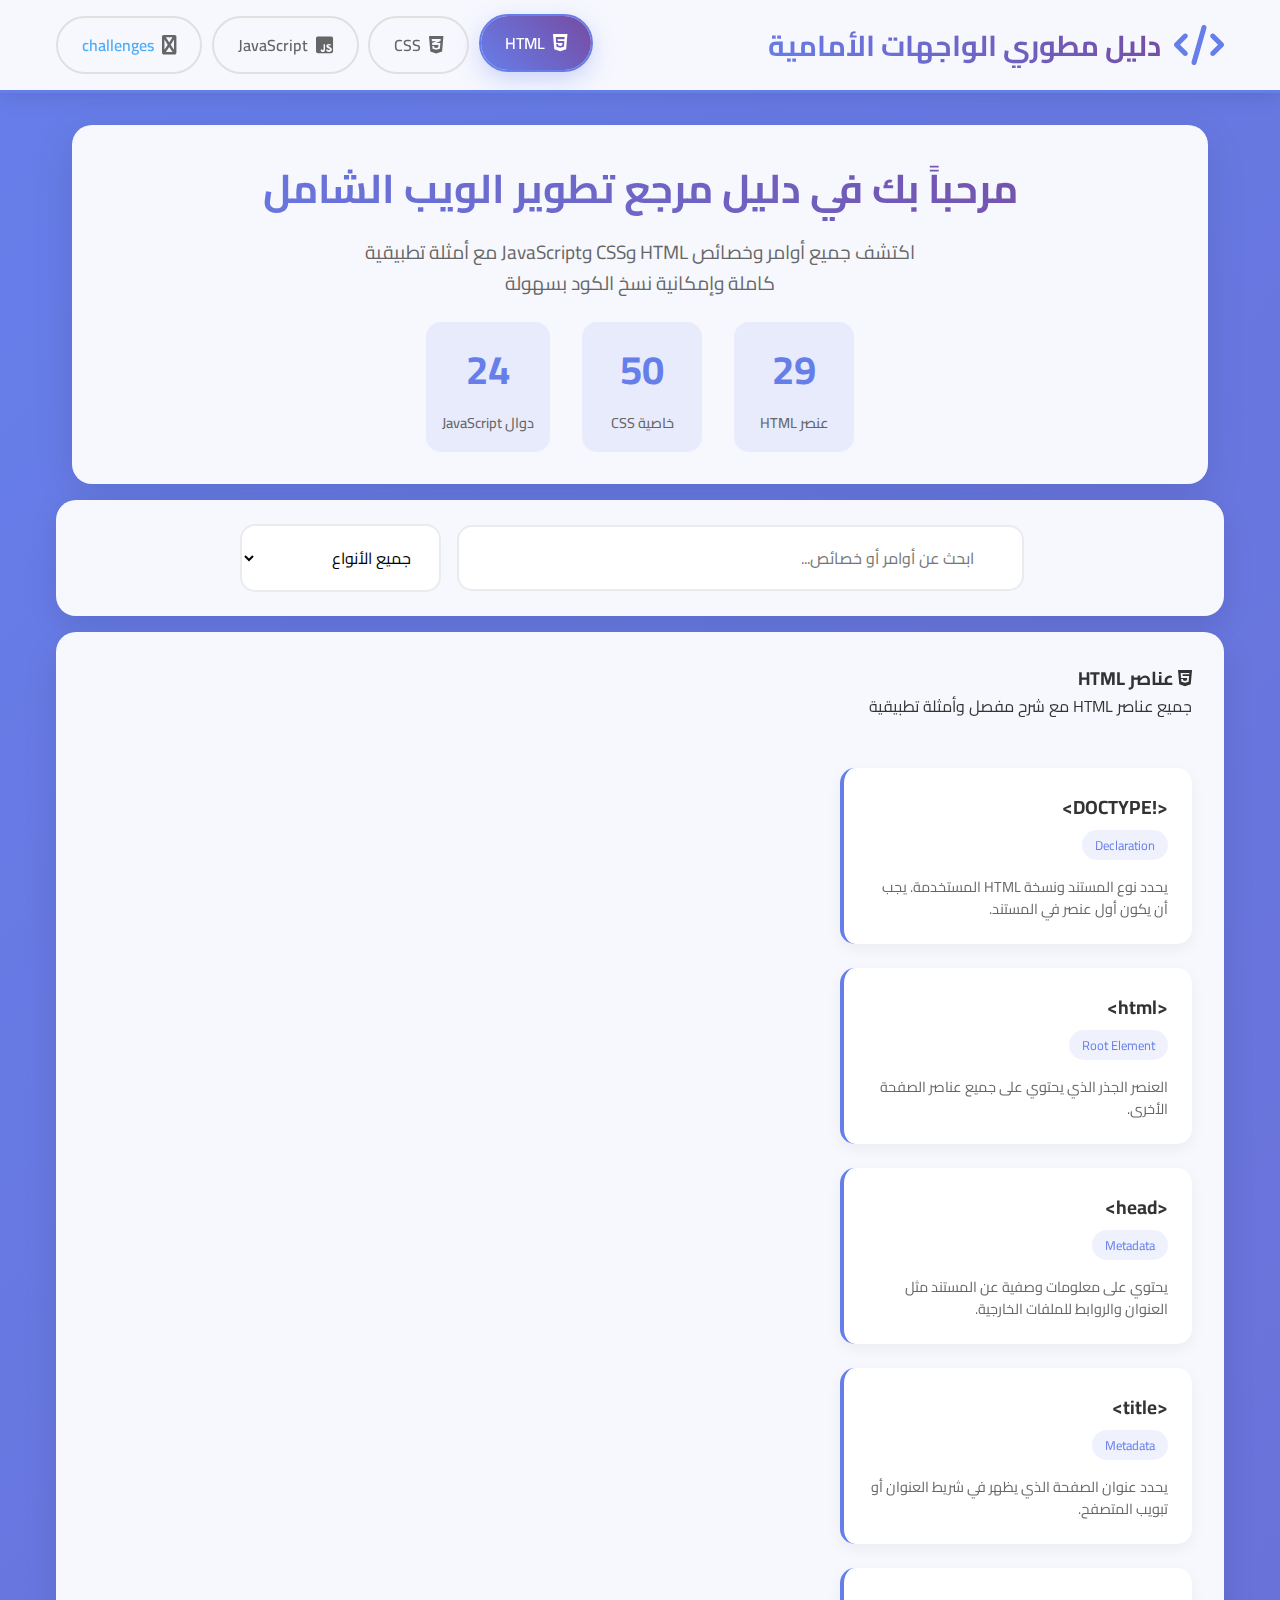
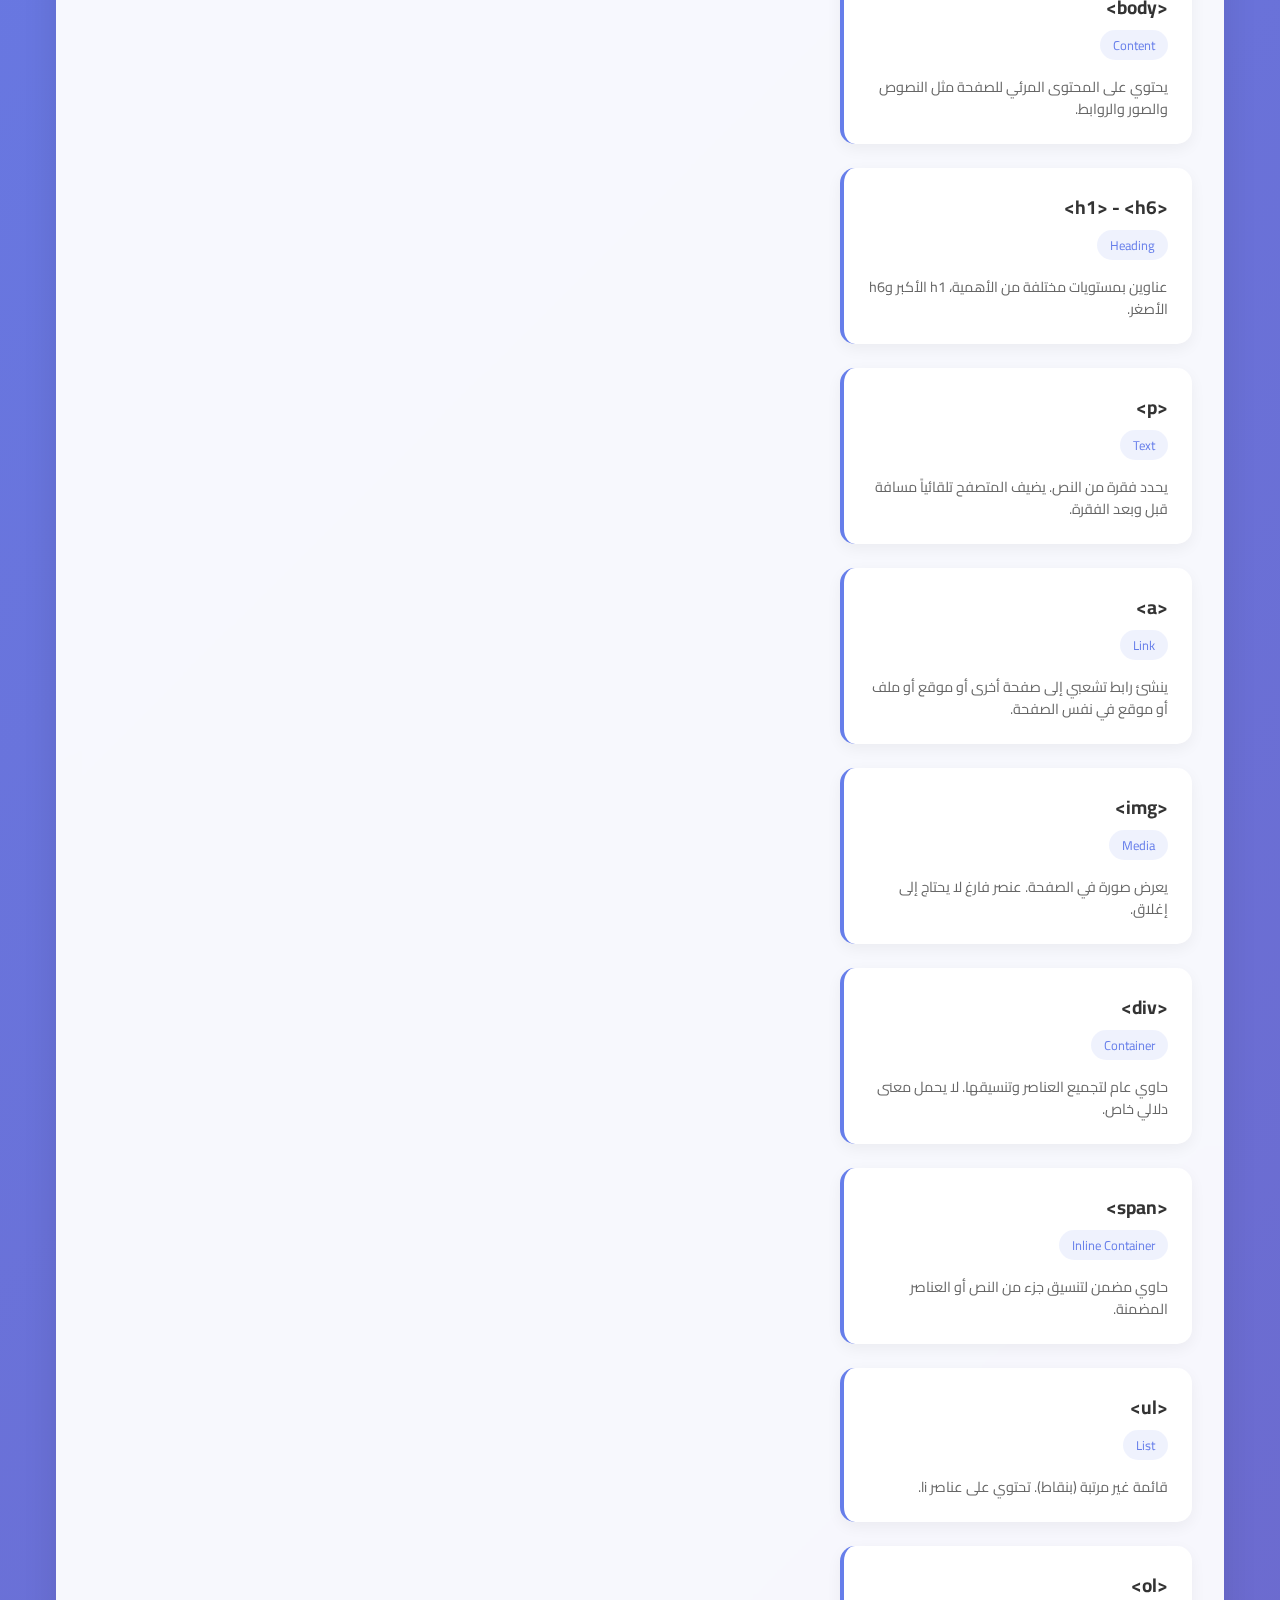
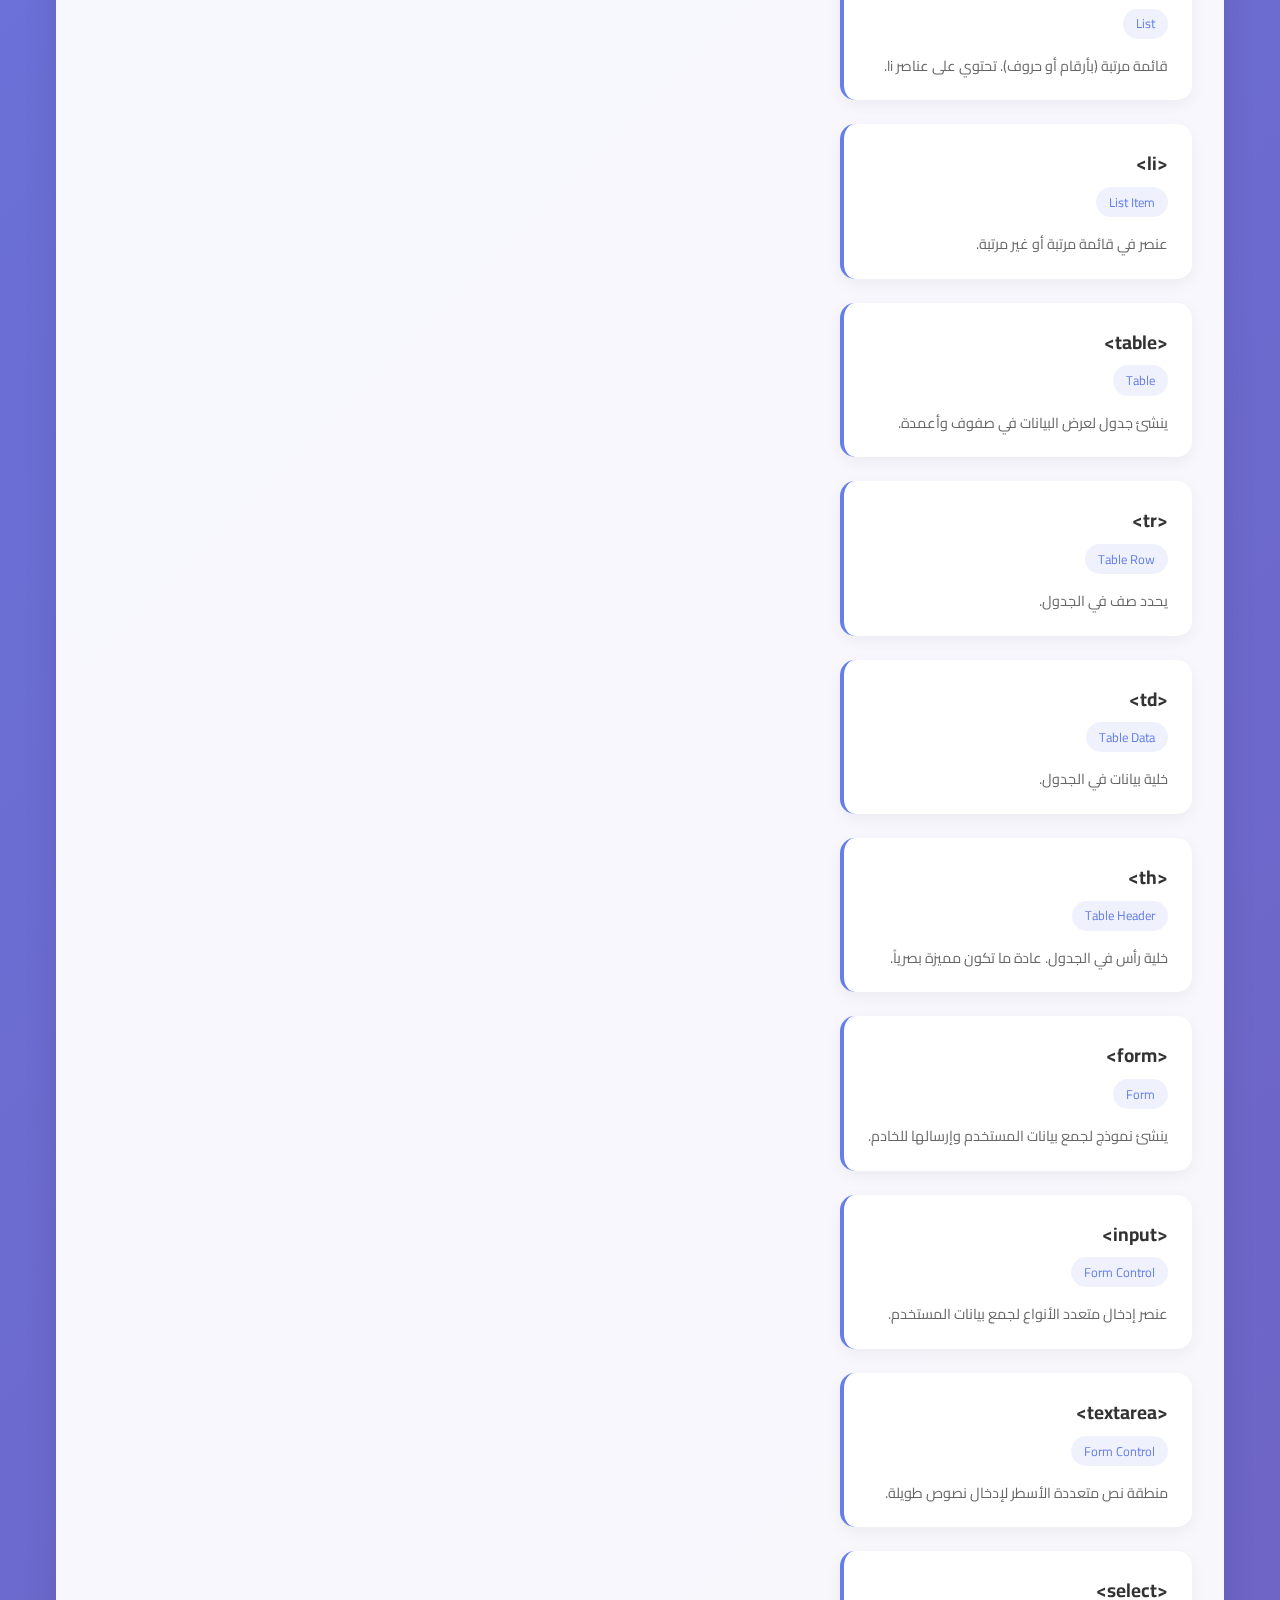
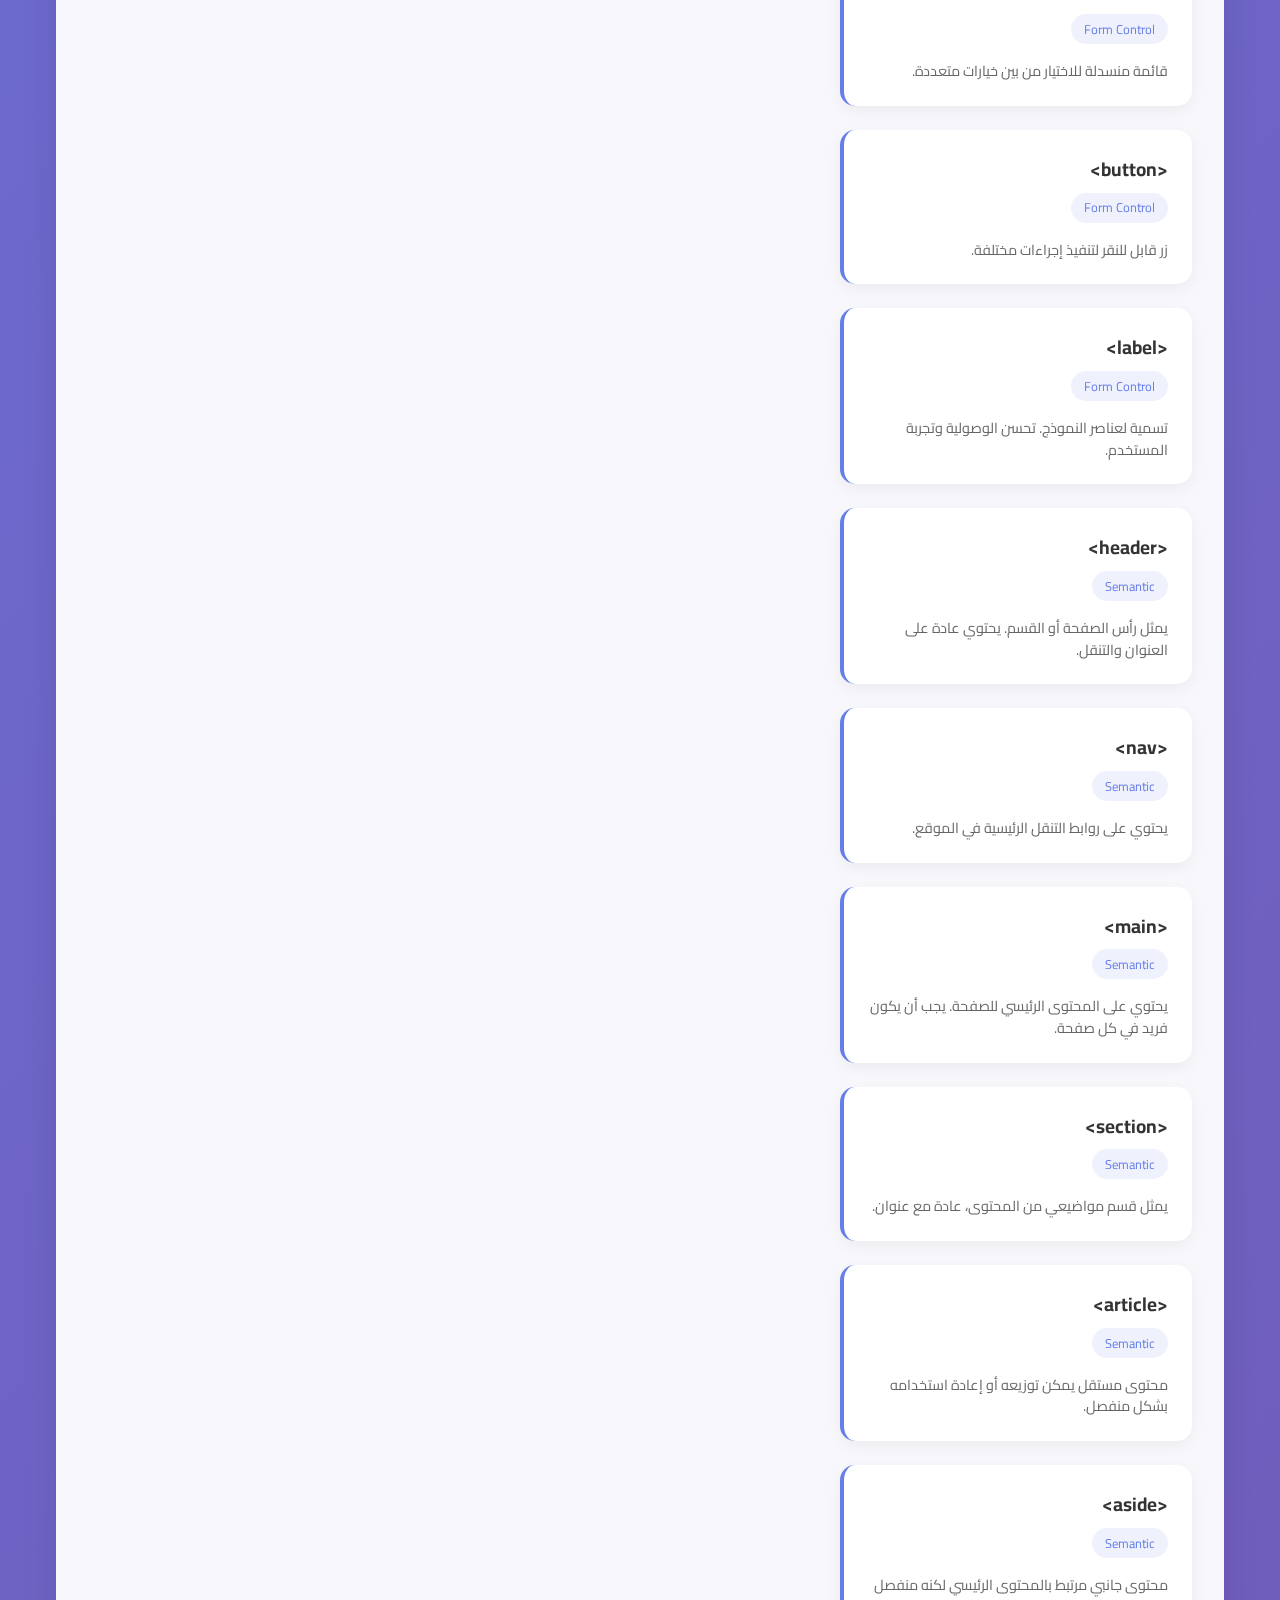
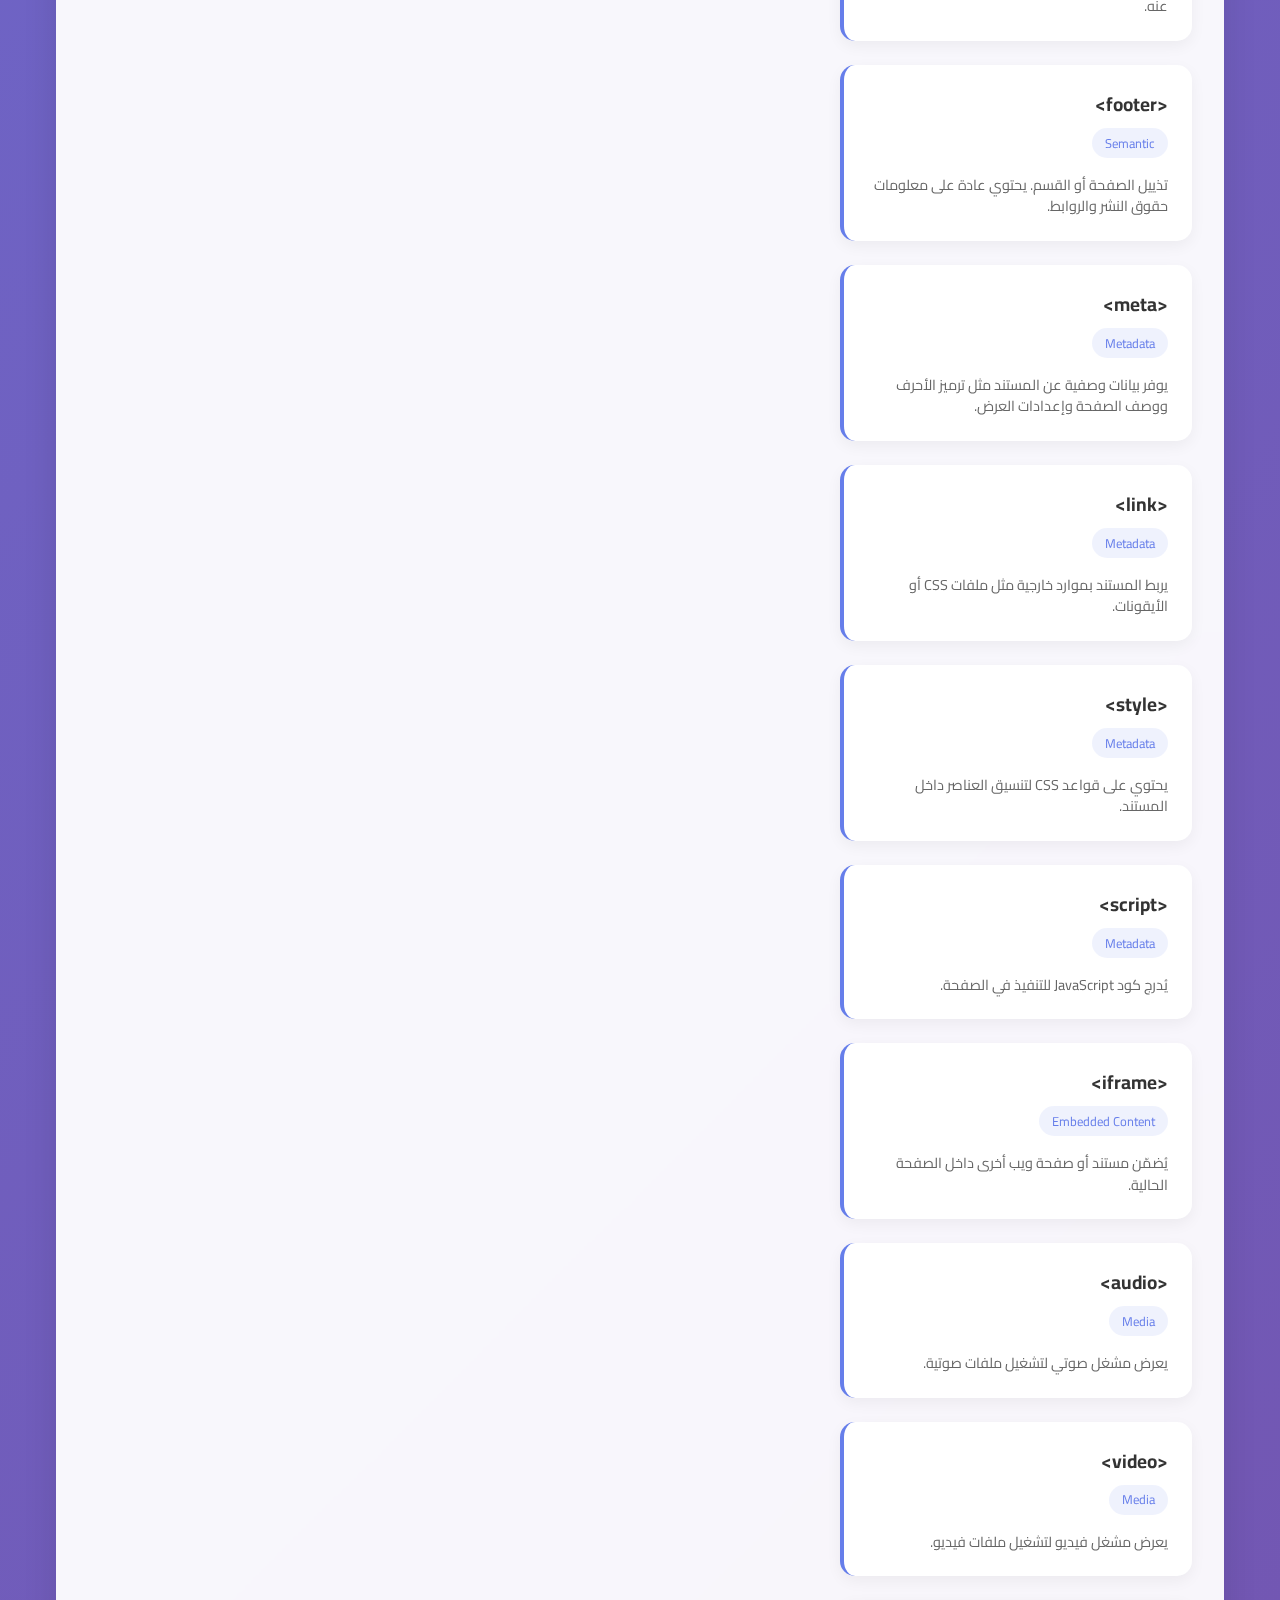
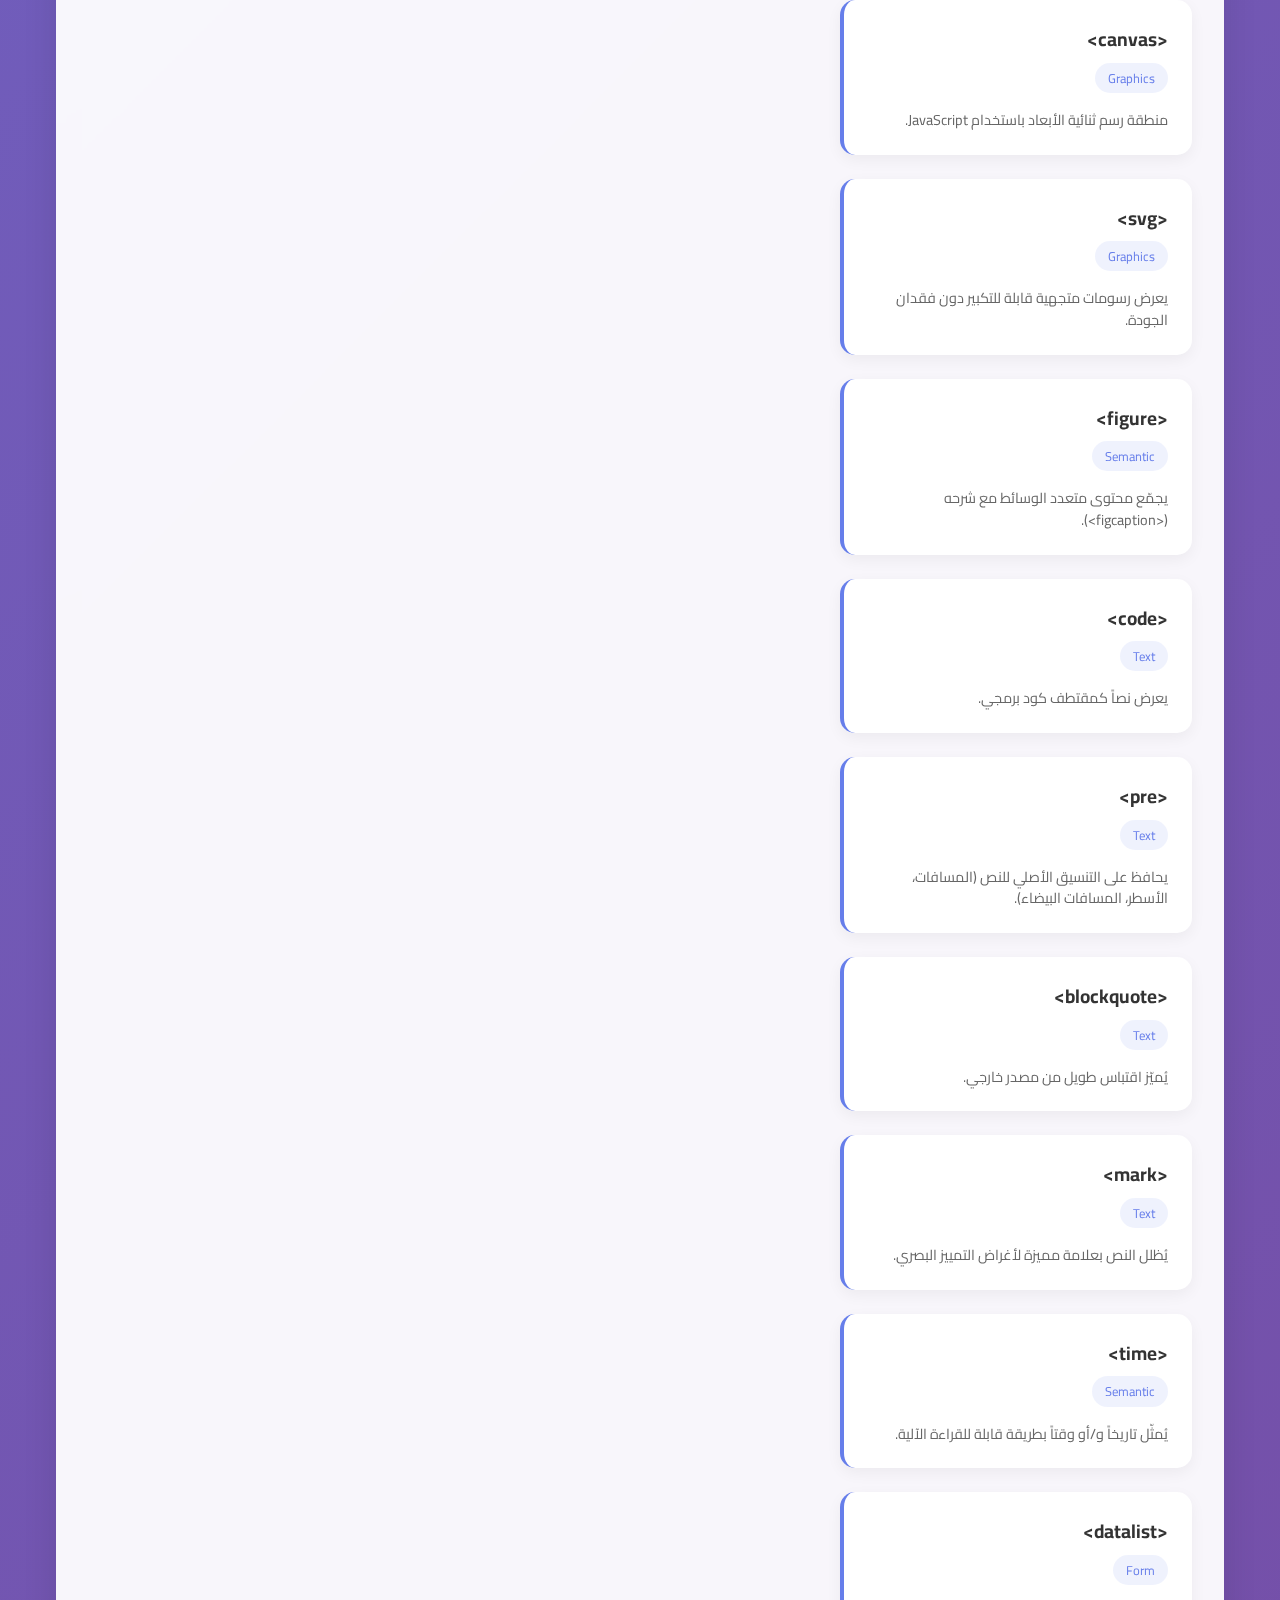
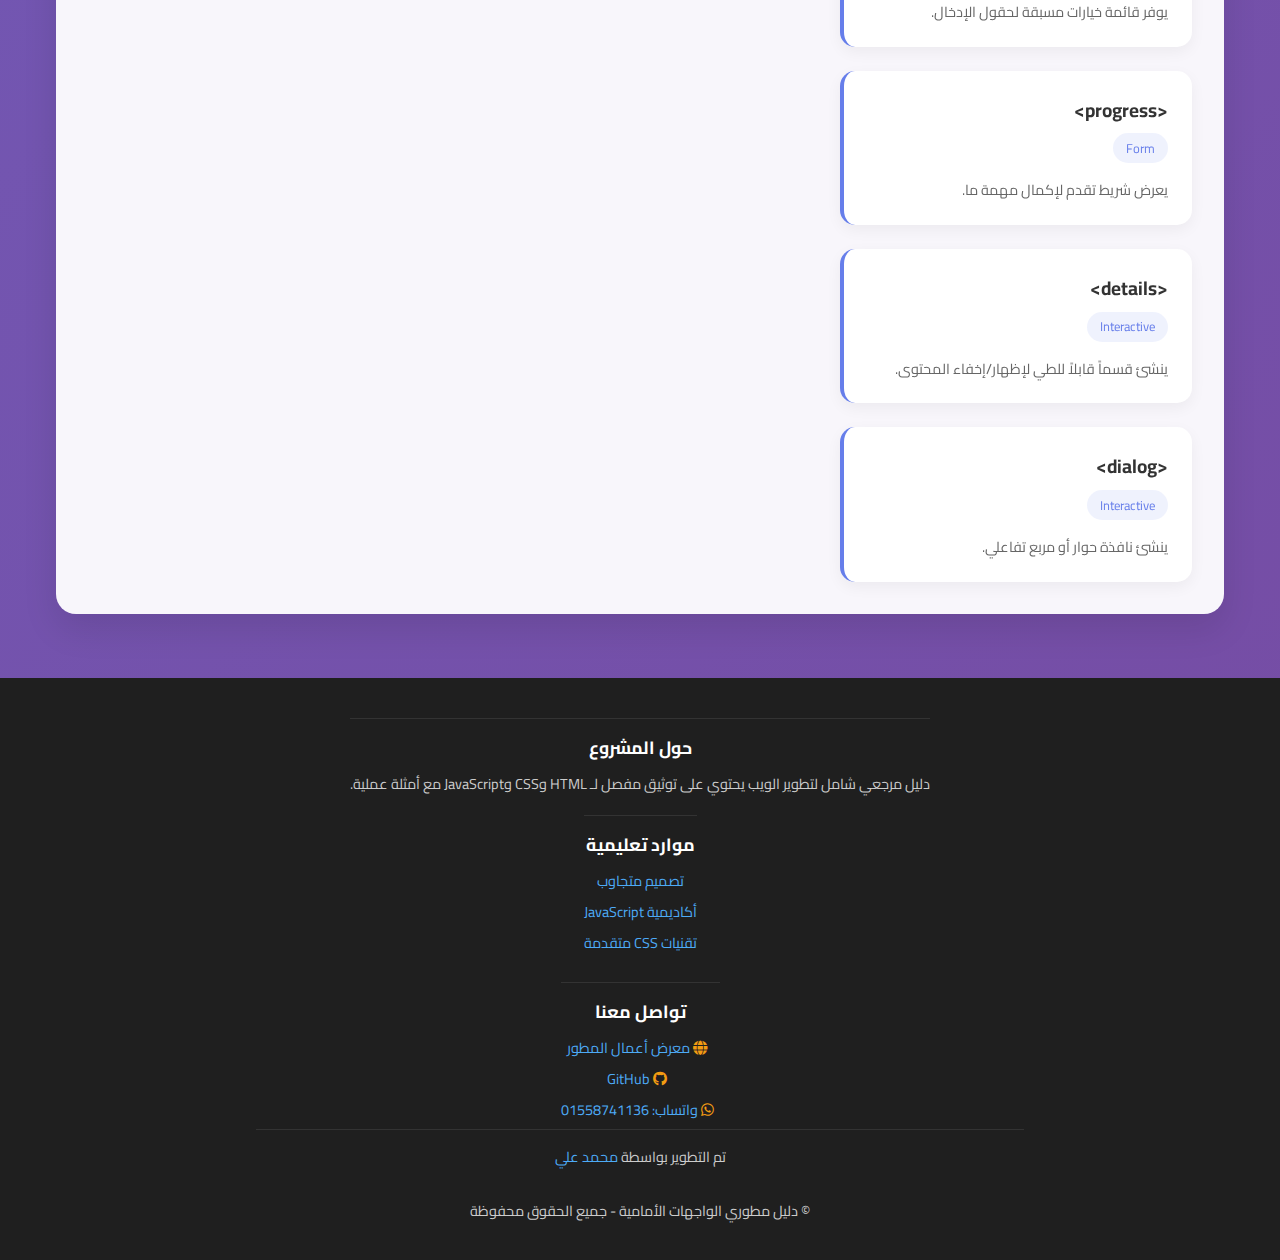
<file: index.html>
<!DOCTYPE html>
<html lang="ar" dir="rtl">
<head>
    <meta charset="UTF-8">
    <meta name="viewport" content="width=device-width, initial-scale=1.0">
<meta name="theme-color" content="#0f0f0f">
    <title>دليل مرجع تطوير الويب - HTML, CSS, JavaScript</title>
    <link href="https://fonts.googleapis.com/css2?family=Cairo:wght@300;400;600;700&display=swap" rel="stylesheet">
    <link rel="stylesheet" href="https://cdnjs.cloudflare.com/ajax/libs/font-awesome/6.0.0/css/all.min.css">
    <style>
        /* Reset and Base Styles */
        * {
            margin: 0;
            padding: 0;
            box-sizing: border-box;
        }

        /* العنصر اللي عليه السكرول */
        ::-webkit-scrollbar {
            width: 10px;
            height: 8px;
        }

        /* الخلفية بتاعة المسار */
        ::-webkit-scrollbar-track {
            background: #a9adb7;
            border-radius: 10px;
        }

        /* الجزء اللي بيتحرك (الإبهام) */
        ::-webkit-scrollbar-thumb {
            background: #0e3279;
            border-radius: 10px;
        }

        .small{
            color: #999;
            margin-top: 3rem;
            position: fixed;
            right: 150px;
            font-size: 11px;
        }
        /* عند الـ hover */
        ::-webkit-scrollbar-thumb:hover {
            background: #060f33;
        }

        body {
            font-family: 'Cairo', sans-serif;
            line-height: 1.6;
            color: #333;
            background: linear-gradient(135deg, #667eea 0%, #764ba2 100%);
            min-height: 100vh;
        }

        .container {
            max-width: 1200px;
            margin: 0 auto;
            padding: 0 1rem;
        }

        /* Header Styles */
        .header {
            background: rgba(255, 255, 255, 0.95);
            backdrop-filter: blur(10px);
            box-shadow: 0 4px 20px rgba(0, 0, 0, 0.1);
            position: sticky;
            top: 0;
            z-index: 1000;
            border-bottom: 3px solid #667eea;
            width: 100%;
        }

        .header .container {
            display: flex;
            justify-content: space-between;
            align-items: center;
            padding: 1rem;
            flex-wrap: wrap;
            gap: 1rem;
        }

        .logo {
            display: flex;
            align-items: center;
            gap: 0.8rem;
        }

        .logo i {
            font-size: clamp(2rem, 4vw, 2.5rem);
            color: #667eea;
            animation: pulse 2s infinite;
        }

        .logo h1 {
            font-size: clamp(1.2rem, 3vw, 1.8rem);
            font-weight: 700;
            color: #333;
            background: linear-gradient(45deg, #667eea, #764ba2);
            -webkit-background-clip: text;
            -webkit-text-fill-color: transparent;
            background-clip: text;
        }

        @keyframes pulse {
            0%, 100% { transform: scale(1); }
            50% { transform: scale(1.1); }
        }

        /* Navigation Styles */
        .main-nav .nav-list {
            display: flex;
            list-style: none;
            gap: 0.6rem;
            flex-wrap: wrap;
            justify-content: center;
            padding: 0;
            margin: 0;
        }

        .nav-btn {
            display: flex;
            align-items: center;
            gap: 0.5rem;
            padding: 0.75rem 1.5rem;
            background: transparent;
            border: 2px solid #e0e0e0;
            border-radius: 50px;
            color: #666;
            font-family: inherit;
            font-size: clamp(0.875rem, 2vw, 1rem);
            font-weight: 600;
            cursor: pointer;
            transition: all 0.3s ease;
            position: relative;
            overflow: hidden;
            width: fit-content;
        }

        .nav-btn::before {
            content: '';
            position: absolute;
            top: 0;
            left: -100%;
            width: 100%;
            height: 100%;
            background: linear-gradient(45deg, #667eea, #764ba2);
            transition: left 0.3s ease;
            z-index: -1;
        }

        .nav-btn:hover::before,
        .nav-btn.active::before {
            left: 0;
        }

        .nav-btn:hover,
        .nav-btn.active {
            color: white;
            border-color: #667eea;
            transform: translateY(-2px);
            box-shadow: 0 8px 25px rgba(102, 126, 234, 0.3);
        }

        .nav-btn i {
            font-size: clamp(1rem, 2.5vw, 1.2rem);
        }

        /* Main Content */
        .main-content {
            padding: 1rem 0;
        }

        /* Welcome Section */
        .welcome-section {
            text-align: center;
            padding: 2rem 1rem;
            background: rgba(255, 255, 255, 0.95);
            border-radius: 20px;
            margin: 1rem;
            box-shadow: 0 10px 40px rgba(0, 0, 0, 0.1);
        }

        .welcome-content h2 {
            font-size: clamp(1.8rem, 5vw, 2.5rem);
            font-weight: 700;
            color: #333;
            margin-bottom: 1rem;
            background: linear-gradient(45deg, #667eea, #764ba2);
            -webkit-background-clip: text;
            -webkit-text-fill-color: transparent;
            background-clip: text;
        }

        .welcome-content p {
            font-size: clamp(1rem, 2.5vw, 1.2rem);
            color: #666;
            margin-bottom: 1.5rem;
            max-width: 600px;
            margin-left: auto;
            margin-right: auto;
            padding: 0 1rem;
        }

        /* Statistics */
        .stats {
            display: flex;
            justify-content: center;
            gap: 2rem;
            flex-wrap: wrap;
        }

        .stat-item {
            text-align: center;
            padding: 1rem;
            border-radius: 15px;
            background: rgba(102, 126, 234, 0.1);
            min-width: 120px;
            transition: transform 0.3s ease;
        }

        .stat-item:hover {
            transform: translateY(-5px);
        }

        .stat-number {
            font-size: 2.5rem;
            font-weight: bold;
            color: #667eea;
            display: block;
            margin-bottom: 0.5rem;
        }

        .stat-label {
            font-size: 0.9rem;
            color: #666;
            font-weight: 500;
        }

        /* Search Section */
        .search-section {
            background: rgba(255, 255, 255, 0.95);
            backdrop-filter: blur(10px);
            margin: 1rem 0;
            padding: 1.5rem;
            border-radius: 20px;
            box-shadow: 0 10px 30px rgba(0, 0, 0, 0.1);
        }

        .search-container {
            max-width: 800px;
            margin: 0 auto;
            display: flex;
            gap: 1rem;
            flex-wrap: wrap;
            align-items: center;
        }

        .search-box {
            flex: 1;
            position: relative;
            margin-right: 1rem;
            display: flex;
            align-items: center;
            justify-content: center;

            min-width: 250px;

        }

        .search-box input {
            width: 100%;
            padding: 1rem 1.5rem;
            border: 2px solid #e9ecef;
            border-radius: 15px;
            font-size: 1rem;
            padding-right: 3rem;
            font-family: inherit;
            background: white;
            transition: all 0.3s ease;
        }

        .search-box input:focus {
            outline: none;
            box-shadow: 0 0 0 3px rgba(102, 126, 234, 0.1);
        }

        .clear-btn {
            position: absolute;
            left: 15px;
            top: 50%;
            transform: translateY(-50%);
            background: none;
            border: none;
            color: #999;
            cursor: pointer;
            font-size: 1.2rem;
            opacity: 0;
            visibility: hidden;
            transition: all 0.3s ease;
        }

        .clear-btn.show {
            opacity: 1;
            visibility: visible;
        }

        .clear-btn:hover {
            color: #667eea;
        }

        .filter-options select {
            padding: 1rem 1.5rem;
            border: 2px solid #e9ecef;
            border-radius: 15px;
            font-size: 1rem;
            font-family: inherit;
            background: white;
            cursor: pointer;
            transition: all 0.3s ease;
            min-width: 150px;
        }

        .filter-options select:focus {
            outline: none;
            box-shadow: 0 0 0 3px rgba(102, 126, 234, 0.1);
        }

        /* Content Section */
        .content-section {
            background: rgba(255, 255, 255, 0.95);
            backdrop-filter: blur(10px);
            margin: 1rem 0;
            padding: 2rem;
            border-radius: 20px;
            box-shadow: 0 15px 35px rgba(0, 0, 0, 0.1);
            min-height: 400px;
        }

        .section-title {
            display: flex;
            align-items: center;
            gap: 1rem;
            margin-bottom: 2rem;
            font-size: 1.8rem;
            color: #333;
        }

        .section-title i {
            font-size: 2rem;
            background: linear-gradient(135deg, #667eea, #764ba2);
            -webkit-background-clip: text;
            -webkit-text-fill-color: transparent;
            background-clip: text;
        }

        .section-description {
            color: #666;
            margin-bottom: 2rem;
            font-size: 1.1rem;
            line-height: 1.6;
        }

        /* Tab Content */
        .tab-content {
            display: none;
            animation: fadeIn 0.5s ease;
        }

        .tab-content.active {
            display: block;
        }

        @keyframes fadeIn {
            from { opacity: 0; transform: translateY(20px); }
            to { opacity: 1; transform: translateY(0); }
        }

        /* Commands Grid */
        .commands-grid {
            display: grid;
            grid-template-columns: repeat(auto-fill, minmax(280px, 1fr));
            gap: 1.5rem;
            margin-top: 1.5rem;
        }

        .command-card {
            background: white;
            border-radius: 15px;
            padding: 1.5rem;
            box-shadow: 0 5px 15px rgba(0, 0, 0, 0.05);
            transition: all 0.3s ease;
            border-left: 4px solid #667eea;
            cursor: pointer;
        }

        .command-card:hover {
            transform: translateY(-5px);
            box-shadow: 0 10px 25px rgba(102, 126, 234, 0.2);
        }

        .command-name {
            font-weight: 700;
            color: #333;
            font-size: 1.2rem;
            margin-bottom: 0.5rem;
        }

        .command-type {
            display: inline-block;
            padding: 0.3rem 0.8rem;
            background: rgba(102, 126, 234, 0.1);
            color: #667eea;
            border-radius: 20px;
            font-size: 0.8rem;
            margin-bottom: 1rem;
        }

        .command-description {
            color: #666;
            font-size: 0.9rem;
            line-height: 1.5;
        }

        /* Loading Spinner */
        .loading-spinner {
            position: fixed;
            top: 0;
            left: 0;
            width: 100%;
            height: 100%;
            background: rgba(0, 0, 0, 0.5);
            display: flex;
            justify-content: center;
            align-items: center;
            z-index: 3000;
            opacity: 0;
            visibility: hidden;
            transition: all 0.3s ease;
        }

        .loading-spinner.show {
            opacity: 1;
            visibility: visible;
        }

        .spinner {
            width: 50px;
            height: 50px;
            border: 5px solid rgba(255, 255, 255, 0.3);
            border-top: 5px solid white;
            border-radius: 50%;
            animation: spin 1s linear infinite;
        }

        @keyframes spin {
            0% { transform: rotate(0deg); }
            100% { transform: rotate(360deg); }
        }

        /* Modal for Code Examples */
        .modal-overlay {
            position: fixed;
            top: 0;
            left: 0;
            width: 100%;
            height: 100%;
            background: rgba(0, 0, 0, 0.8);
            display: flex;
            justify-content: center;
            align-items: center;
            z-index: 2000;
            opacity: 0;
            visibility: hidden;
            transition: all 0.3s ease;
            padding: 1rem;
        }

        .modal-overlay.show {
            opacity: 1;
            visibility: visible;
        }

        .modal {
            background: white;
            border-radius: 20px;
            max-width: 600px;
            width: 100%;
            max-height: 90vh;
            overflow-y: auto;
            box-shadow: 0 25px 50px rgba(0, 0, 0, 0.3);
            transform: scale(0.7);
            transition: transform 0.3s ease;
        }

        .modal-overlay.show .modal {
            transform: scale(1);
        }

        .modal-header {
            background: linear-gradient(135deg, #667eea, #764ba2);
            color: white;
            padding: 1.5rem 2rem;
            border-radius: 20px 20px 0 0;
            display: flex;
            justify-content: space-between;
            align-items: center;
        }

        .modal-title {
            font-size: 1.5rem;
            font-weight: bold;
            margin: 0;
        }

        .modal-type {
            background: rgba(255, 255, 255, 0.2);
            padding: 0.3rem 0.8rem;
            border-radius: 15px;
            font-size: 0.9rem;
        }

        .modal-close {
            background: none;
            border: none;
            color: white;
            font-size: 1.5rem;
            cursor: pointer;
            padding: 0.5rem;
            border-radius: 50%;
            transition: all 0.3s ease;
        }

        .modal-close:hover {
            background: rgba(255, 255, 255, 0.2);
            transform: rotate(90deg);
        }

        .modal-body {
            padding: 2rem;
        }

        .modal-section {
            margin-bottom: 2rem;
        }

        .modal-section h4 {
            color: #333;
            margin-bottom: 1rem;
            font-size: 1.2rem;
            display: flex;
            align-items: center;
            gap: 0.5rem;
        }

        .modal-section h4 i {
            color: #667eea;
        }

        .modal-section p {
            color: #666;
            line-height: 1.6;
            margin-bottom: 1rem;
        }

        .code-container {
            background: #2d3748;
            border-radius: 12px;
            padding: 1.5rem;
            margin: 1rem 0;
            position: relative;
            overflow-x: auto;
        }

        .code-container pre {
            color: #e2e8f0;
            font-family: 'Courier New', monospace;
            font-size: 0.9rem;
            line-height: 1.5;
            margin: 0;
            white-space: pre-wrap;
            word-wrap: break-word;
        }

        .copy-btn {
            background: linear-gradient(135deg, #667eea, #764ba2);
            color: white;
            border: none;
            padding: 0.8rem 1.5rem;
            border-radius: 10px;
            cursor: pointer;
            font-family: inherit;
            font-size: 1rem;
            font-weight: 600;
            transition: all 0.3s ease;
            display: flex;
            align-items: center;
            gap: 0.5rem;
            margin: 1rem auto 0;
        }

        .copy-btn:hover {
            transform: translateY(-2px);
            box-shadow: 0 8px 25px rgba(102, 126, 234, 0.4);
        }

        .copy-btn.copied {
            background: linear-gradient(135deg, #48bb78, #38a169);
        }

        /* No Results */
        .no-results {
            text-align: center;
            padding: 3rem 2rem;
            color: #666;
        }

        .no-results i {
            font-size: 4rem;
            color: #ccc;
            margin-bottom: 1rem;
        }

        .no-results h3 {
            font-size: 1.5rem;
            margin-bottom: 0.5rem;
            color: #333;
        }

        .no-results p {
            font-size: 1rem;
            color: #666;
        }

        /* Footer */
        .footer {
            background: rgba(255, 255, 255, 0.1);
            backdrop-filter: blur(10px);
            padding: 2rem 1rem;
            margin-top: 2rem;
            text-align: center;
            color: white;
        }

        .footer-content {
            max-width: 1200px;
            margin: 0 auto;
            display: flex;
            justify-content: space-between;
            align-items: center;
            flex-wrap: wrap;
            gap: 1rem;
        }

        .footer-links {
            display: flex;
            gap: 1rem;
            list-style: none;
        }

        .footer-links a {
            color: white;
            text-decoration: none;
            padding: 0.5rem;
            border-radius: 8px;
            transition: all 0.3s ease;
        }

        .footer-links a:hover {
            background: rgba(255, 255, 255, 0.2);
        }

        /* Responsive Design */
        @media (max-width: 768px) {
            .header .container {
                flex-direction: column;
                text-align: center;
                gap: 1rem;
            }
            
            .logo {
                justify-content: center;
            }
            
            /* التعديل الأساسي: جعل الأزرار في صف واحد */
            .main-nav .nav-list {
                display: flex;
                flex-wrap: nowrap;
                overflow-x: auto;
                justify-content: flex-start;
                width: 100%;
                padding-bottom: 5px;
                -webkit-overflow-scrolling: touch;
                gap: 0.5rem;
            }
            
            .nav-btn {
                padding: 0.6rem 1rem;
                font-size: 0.85rem;
                min-width: 90px;
                white-space: nowrap;
                flex-shrink: 0;
            }
            
            .nav-btn i {
                font-size: 1rem;
            }
            
            .welcome-content h2 {
                font-size: 1.5rem;
            }
            
            .stats {
                flex-direction: column;
                gap: 1rem;
            }
            
            .stat-item {
                width: 100%;
            }
            
            .search-container {
                flex-direction: column;
            }
            
            .search-box {
                min-width: 100%;
            }
            
            .filter-options select {
                width: 100%;
            }
            
            .content-section {
                padding: 1rem;
            }
            
            .section-title {
                font-size: 1.5rem;
                flex-direction: column;
                text-align: center;
            }
            
            .commands-grid {
                grid-template-columns: 1fr;
            }
            
            .modal {
                margin: 1rem;
                max-height: calc(100vh - 2rem);
            }
            
            .modal-header {
                padding: 1rem 1.5rem;
                flex-direction: column;
                gap: 0.5rem;
                text-align: center;
            }
            
            .modal-body {
                padding: 1.5rem;
            }
            
            .code-container {
                padding: 1rem;
            }
            
            .code-container pre {
                font-size: 0.8rem;
            }
            
            .footer-content {
                flex-direction: column;
                text-align: center;
            }
        }

        @media (max-width: 480px) {
            .main-content {
                padding: 0.5rem;
            }
            
            .welcome-section,  
            .search-section,  
            .content-section {  
                margin: 0.5rem 0;  
                padding: 1rem;  
                border-radius: 15px;  
            }  
            
            .welcome-content h2 {  
                font-size: 1.3rem;  
            }  
            
            .welcome-content p {  
                font-size: 1rem;  
            }  
            
            .stat-number {  
                font-size: 2rem;  
            }  
            
            .nav-btn {
                padding: 0.5rem 0.8rem;
                font-size: 0.75rem;
                min-width: 80px;
            }
            
            .nav-btn i {
                font-size: 0.9rem;
            }
            
            .modal-header {  
                padding: 1rem;  
            }  
            
            .modal-title {  
                font-size: 1.2rem;  
            }  
            
            .modal-body {  
                padding: 1rem;  
            }
        }

        /* Print Styles */
        @media print {
            .header,
            .navigation,
            .search-section,
            .modal-overlay,
            .loading-spinner,
            .footer {
                display: none !important;
            }

            .main-content {  
                padding: 0;  
            }  
            
            .welcome-section,  
            .content-section {  
                background: white !important;  
                box-shadow: none !important;  
                border: 1px solid #ccc;  
            }  
            
            .commands-grid {  
                break-inside: avoid;  
            }
        }

        /* High Contrast Mode */
        @media (prefers-contrast: high) {
            .nav-btn,
            .command-card {
                border-width: 3px;
            }

            .modal {  
                border: 3px solid #000;  
            }
        }

        /* Reduced Motion */
        @media (prefers-reduced-motion: reduce) {
            *,
            *::before,
            *::after {
                animation-duration: 0.01ms !important;
                animation-iteration-count: 1 !important;
                transition-duration: 0.01ms !important;
            }
        }

        /* Focus Styles */
        .nav-btn:focus-visible,
        .search-box input:focus-visible,
        .filter-options select:focus-visible,
        .command-card:focus-visible,
        .modal-close:focus-visible,
        .copy-btn:focus-visible {
            outline: 3px solid #667eea;
            outline-offset: 2px;
        }

        /* Selection */
        ::selection {
            background: rgba(102, 126, 234, 0.3);
            color: #333;
        }

        ::-moz-selection {
            background: rgba(102, 126, 234, 0.3);
            color: #333;
        }
        
        /* Footer Styles */
        .footer {
            background-color: #1f1f1f;
            color: #e0e0e0;
            padding: 40px 20px;
            padding-bottom: 8px;
            font-family: 'Cairo', sans-serif;
        }

        .footer .container {
            max-width: 800px;
            margin: auto;
        }

        .footer-copy {
            text-align: center;
            margin-bottom: 30px;
            font-size: 0.9rem;
            color: #aaa;
        }

        .footer-content {
            display: flex;
            flex-direction: column;
            gap: 20px;
        }

        .footer-section {
            border-top: 1px solid #333;
            padding-top: 15px;
        }

        .footer-section h4 {
            font-size: 1.1rem;
            margin-bottom: 10px;
            color: #fff;
        }

        .footer-section p {
            font-size: 0.9rem;
            line-height: 1.6;
            color: #ccc;
        }

        .contact-list,
        .resources-list {
            list-style: none;
            padding: 0;
            margin: 0;
        }

        .contact-list li,
        .resources-list li {
            margin-bottom: 8px;
            font-size: 0.9rem;
            color: #bbb;
        }

        .contact-list i,
        .resources-list li::before {
            margin-right: 6px;
            color: #f39c12;
        }

        a {
            color: #4dabf7;
            text-decoration: none;
        }

        a:hover {
            text-decoration: underline;
        }

        @media (max-width: 768px) {
            .footer-content {
                flex-direction: column;
                gap: 20px;
            }

            .footer-section {  
                min-width: 100%;  
            }
        }
    </style>
</head>
<body>
    <!-- Header -->
    <header class="header">  
        <div class="container">  
            <div class="logo">  
                <i class="fas fa-code"></i>  
                <h1>دليل مطوري الواجهات الأمامية</h1>
            </div>  
            <nav class="main-nav">  
                <ul class="nav-list">  
                    <li class="nav-item">  
                        <button class="nav-btn active" data-tab="html">  
                            <i class="fab fa-html5"></i>  
                            <span>HTML</span>  
                        </button>  
                    </li>  
                    <li class="nav-item">  
                        <button class="nav-btn" data-tab="css">  
                            <i class="fab fa-css3-alt"></i>  
                            <span>CSS</span>  
                        </button>  
                    </li>  
                    <li class="nav-item">  
                        <button class="nav-btn" data-tab="javascript">  
                            <i class="fab fa-js-square"></i>  
                            <span>JavaScript</span>  
                        </button>  
                    </li>   <li class="nav-item">  
                        <button class="nav-btn">
                            <i class="fab fa-fire "></i>  
                            <span><a href="./challenges.html">challenges</a></span>  
                        </button>  
                    </li>  
                </ul>  
            </nav>  
        </div>  
    </header>  

    <!-- Main Content -->  
    <main class="main-content">  
        <div class="container">  
            <!-- Welcome Section -->  
            <section class="welcome-section">  
                <div class="welcome-content">  
                    <h2>مرحباً بك في دليل مرجع تطوير الويب الشامل</h2>  
                    <p>اكتشف جميع أوامر وخصائص HTML وCSS وJavaScript مع أمثلة تطبيقية كاملة وإمكانية نسخ الكود بسهولة</p>  
                    <div class="stats">  
                        <div class="stat-item">  
                            <span class="stat-number" id="html-count">143</span>  
                            <span class="stat-label"> عنصر HTML</span>  
                        </div>  
                        <div class="stat-item">  
                            <span class="stat-number" id="css-count">256</span>  
                            <span class="stat-label">خاصية CSS</span>  
                        </div>  
                        <div class="stat-item">  
                            <span class="stat-number" id="js-count">189</span>  
                            <span class="stat-label">دوال JavaScript</span>  
                        </div>  
                    </div>  
                </div>  
            </section>  

            <!-- Search Section -->  
            <section class="search-section">  
                <div class="search-container">  
                    <div class="search-box">  
                        <input type="text" id="search-input" placeholder="ابحث عن أوامر أو خصائص...">  
                        <button id="clear-search" class="clear-btn">  
                            <i class="fas fa-times"></i>  
                        </button>  
                    </div>  
                    <div class="filter-options">  
                        <select id="type-filter">  
                            <option value="">جميع الأنواع</option>  
                            <option value="tag">العناصر</option>  
                            <option value="attribute">السمات</option>  
                        </select>  
                    </div>  
                </div>  
            </section>  

            <!-- Content Tabs -->  
            <section class="content-section">  
                <!-- HTML Tab -->  

                <div class="tab-content active" id="html-tab">  
                    <div class="tab-header">  
                        <h3><i class="fab fa-html5"></i> عناصر HTML</h3>  
                        <p>جميع عناصر HTML مع شرح مفصل وأمثلة تطبيقية</p>  
                    </div>  
                    <div class="commands-grid" id="html-commands">  
                        <!-- HTML commands will be loaded here -->
                        <div class="command-card">
                            <div class="command-name">&lt;div&gt;</div>
                            <div class="command-type">عنصر</div>
                            <div class="command-description">حاوية عامة لعناصر أخرى، تستخدم لتجميع العناصر وتطبيق الأنماط عليها</div>
                        </div>
                        <div class="command-card">
                            <div class="command-name">&lt;a&gt;</div>
                            <div class="command-type">عنصر</div>
                            <div class="command-description">رابط تشعبي يسمح للمستخدمين بالانتقال إلى صفحة أخرى أو قسم في الصفحة</div>
                        </div>
                        <div class="command-card">
                            <div class="command-name">&lt;img&gt;</div>
                            <div class="command-type">عنصر</div>
                            <div class="command-description">يستخدم لعرض الصور في صفحة الويب</div>
                        </div>
                        <div class="command-card">
                            <div class="command-name">&lt;form&gt;</div>
                            <div class="command-type">عنصر</div>
                            <div class="command-description">يستخدم لإنشاء نماذج لجمع بيانات المستخدمين</div>
                        </div>
                        <div class="command-card">
                            <div class="command-name">&lt;input&gt;</div>
                            <div class="command-type">عنصر</div>
                            <div class="command-description">يستخدم لإنشاء عناصر إدخال متنوعة مثل النصوص، الأزرار، والخانات</div>
                        </div>
                        <div class="command-card">
                            <div class="command-name">&lt;button&gt;</div>
                            <div class="command-type">عنصر</div>
                            <div class="command-description">يستخدم لإنشاء أزرار قابلة للنقر</div>
                        </div>
                    </div>  
                </div>  

                <!-- CSS Tab -->  
                <div class="tab-content" id="css-tab">  
                    <div class="tab-header">  
                        <h3><i class="fab fa-css3-alt"></i> خصائص CSS</h3>  
                        <p>جميع خصائص CSS مع شرح مفصل وأمثلة تطبيقية</p>  
                    </div>  
                    <div class="commands-grid" id="css-commands">  
                        <!-- CSS commands will be loaded here -->
                        <div class="command-card">
                            <div class="command-name">display</div>
                            <div class="command-type">خاصية</div>
                            <div class="command-description">تحديد كيفية عرض العنصر في الصفحة (block, inline, flex, grid, etc.)</div>
                        </div>
                        <div class="command-card">
                            <div class="command-name">flex-direction</div>
                            <div class="command-type">خاصية</div>
                            <div class="command-description">تحديد اتجاه العناصر داخل حاوية flex (row, column, row-reverse, column-reverse)</div>
                        </div>
                        <div class="command-card">
                            <div class="command-name">grid-template-columns</div>
                            <div class="command-type">خاصية</div>
                            <div class="command-description">تحديد عدد وأحجام الأعمدة في تخطيط grid</div>
                        </div>
                        <div class="command-card">
                            <div class="command-name">position</div>
                            <div class="command-type">خاصية</div>
                            <div class="command-description">تحديد طريقة تحديد موقع العنصر (static, relative, absolute, fixed, sticky)</div>
                        </div>
                        <div class="command-card">
                            <div class="command-name">animation</div>
                            <div class="command-type">خاصية</div>
                            <div class="command-description">تطبيق حركات متحركة على العناصر باستخدام keyframes</div>
                        </div>
                        <div class="command-card">
                            <div class="command-name">transform</div>
                            <div class="command-type">خاصية</div>
                            <div class="command-description">تطبيق تحويلات على العناصر مثل التدوير، القياس، والإزاحة</div>
                        </div>
                    </div>  
                </div>  

                <!-- JavaScript Tab -->  
                <div class="tab-content" id="javascript-tab">  
                    <div class="tab-header">  
                        <h3><i class="fab fa-js-square"></i> دوال JavaScript</h3>  
                        <p>جميع دوال JavaScript مع شرح مفصل وأمثلة تطبيقية</p>  
                    </div>  
                    <div class="commands-grid" id="javascript-commands">  
                        <!-- JavaScript commands will be loaded here -->
                        <div class="command-card">
                            <div class="command-name">querySelector()</div>
                            <div class="command-type">دالة</div>
                            <div class="command-description">استرجاع أول عنصر يطابق محدد CSS معين</div>
                        </div>
                        <div class="command-card">
                            <div class="command-name">addEventListener()</div>
                            <div class="command-type">دالة</div>
                            <div class="command-description">إضافة مستمع حدث إلى عنصر معين</div>
                        </div>
                        <div class="command-card">
                            <div class="command-name">fetch()</div>
                            <div class="command-type">دالة</div>
                            <div class="command-description">تنفيذ طلبات AJAX لجلب البيانات من الخادم</div>
                        </div>
                        <div class="command-card">
                            <div class="command-name">setTimeout()</div>
                            <div class="command-type">دالة</div>
                            <div class="command-description">تنفيذ دالة بعد تأخير زمني محدد</div>
                        </div>
                        <div class="command-card">
                            <div class="command-name">map()</div>
                            <div class="command-type">دالة</div>
                            <div class="command-description">إنشاء مصفوفة جديدة بنتائج استدعاء دالة على كل عنصر في المصفوفة الأصلية</div>
                        </div>
                        <div class="command-card">
                            <div class="command-name">reduce()</div>
                            <div class="command-type">دالة</div>
                            <div class="command-description">تقليل المصفوفة إلى قيمة واحدة من خلال تطبيق دالة على كل عنصر</div>
                        </div>
                    </div>  
                </div>  
            </section>  
        </div>  
    </main>  

    <!-- Modal for Code Examples -->  
    <div class="modal-overlay" id="modal-overlay">  
        <div class="modal">  
            <div class="modal-header">  
                <h3 id="modal-title">عنصر &lt;div&gt;</h3>  
                <button class="modal-close" id="modal-close">  
                    <i class="fas fa-times"></i>  
                </button>  
            </div>  
            <div class="modal-body">  
                <div class="command-info">  
                    <div class="command-type" id="modal-type">عنصر HTML</div>  
                    <div class="command-syntax">  
                        <h4>الصيغة:</h4>  
                        <code id="modal-syntax">&lt;div&gt;المحتوى هنا&lt;/div&gt;</code>  
                    </div>  
                    <div class="command-description">  
                        <h4>الوصف:</h4>  
                        <p id="modal-description">حاوية عامة لعناصر أخرى، تستخدم لتجميع العناصر وتطبيق الأنماط عليها</p>  
                    </div>  
                    <div class="command-example">  
                        <h4>مثال تطبيقي:</h4>  
                        <div class="code-container">  
                            <pre><code id="modal-example">&lt;div class="container"&gt;
  &lt;h1&gt;عنوان الصفحة&lt;/h1&gt;
  &lt;p&gt;محتوى نصي داخل الحاوية&lt;/p&gt;
&lt;/div&gt;</code></pre>  
                            <button class="copy-btn" id="copy-btn">  
                                <i class="fas fa-copy"></i>  
                                نسخ الكود  
                            </button>  
                        </div>  
                    </div>  
                    <div class="command-explanation">  
                        <h4>الشرح:</h4>  
                        <p id="modal-explanation">يستخدم العنصر &lt;div&gt; لتقسيم الصفحة إلى أقسام منطقية وتطبيق الأنماط عليها. يمكن استخدامه كحاوية رئيسية للصفحة أو كحاوية فرعية لأقسام محددة.</p>  
                    </div>  
                </div>  
            </div>  
        </div>  
    </div>  

    <!-- Loading Spinner -->  
    <div class="loading-spinner" id="loading-spinner">  
        <div class="spinner"></div>  
        <p>جاري تحميل البيانات...</p>  
    </div>  

    <!-- Footer -->
    <footer class="footer">  
        <div class="container">  
            <div class="footer-content">  
                <div class="footer-section">  
                    <h4>حول المشروع</h4>  
                    <p>  
                        دليل مرجعي شامل لتطوير الويب يحتوي على توثيق مفصل لـ HTML وCSS وJavaScript مع أمثلة عملية.  
                    </p>  
                </div>  
                <div class="footer-section">  
                    <h4>موارد تعليمية</h4>  
                    <ul class="resources-list">  
                        <li><a href="./responsive.html" target="_blank"> تصميم متجاوب </a></li>  
                        <li><a href="./js-academy.html" target="_blank">أكاديمية JavaScript</a></li>  
                        <li><a href="./advanced.html" target="_blank">تقنيات CSS متقدمة</a></li>  
                    </ul>  
                </div>  

                <div class="footer-section">  
                    <h4>تواصل معنا</h4>  
                    <ul class="contact-list">
                        <li><i class="fas fa-globe"></i> <a href="https://protofilio-flame.vercel.app/" target="_blank">معرض أعمال المطور </a></li>  
                        <li><i class="fab fa-github"></i> <a href="https://github.com/m0hvmedali/frontend-track/" target="_blank">GitHub</a></li>  
                        <li><i class="fab fa-whatsapp"></i> <a href="https://wa.me/201558741136" target="_blank">واتساب: 01558741136</a></li>  
                    </ul>  
                </div>  
            </div>
            <div class="footer-section">  
                <p class="footer-copy">تم التطوير بواسطة <a href="https://protofilio-flame.vercel.app/" target="_blank">محمد علي</a></p>
                <p class="footer-copy">&copy; دليل مطوري الواجهات الأمامية - جميع الحقوق محفوظة</p>
            </div>
        </div>  
    </footer>  

    <script src="./script.js ">
  
    </script>
</body>
</html>
</file>
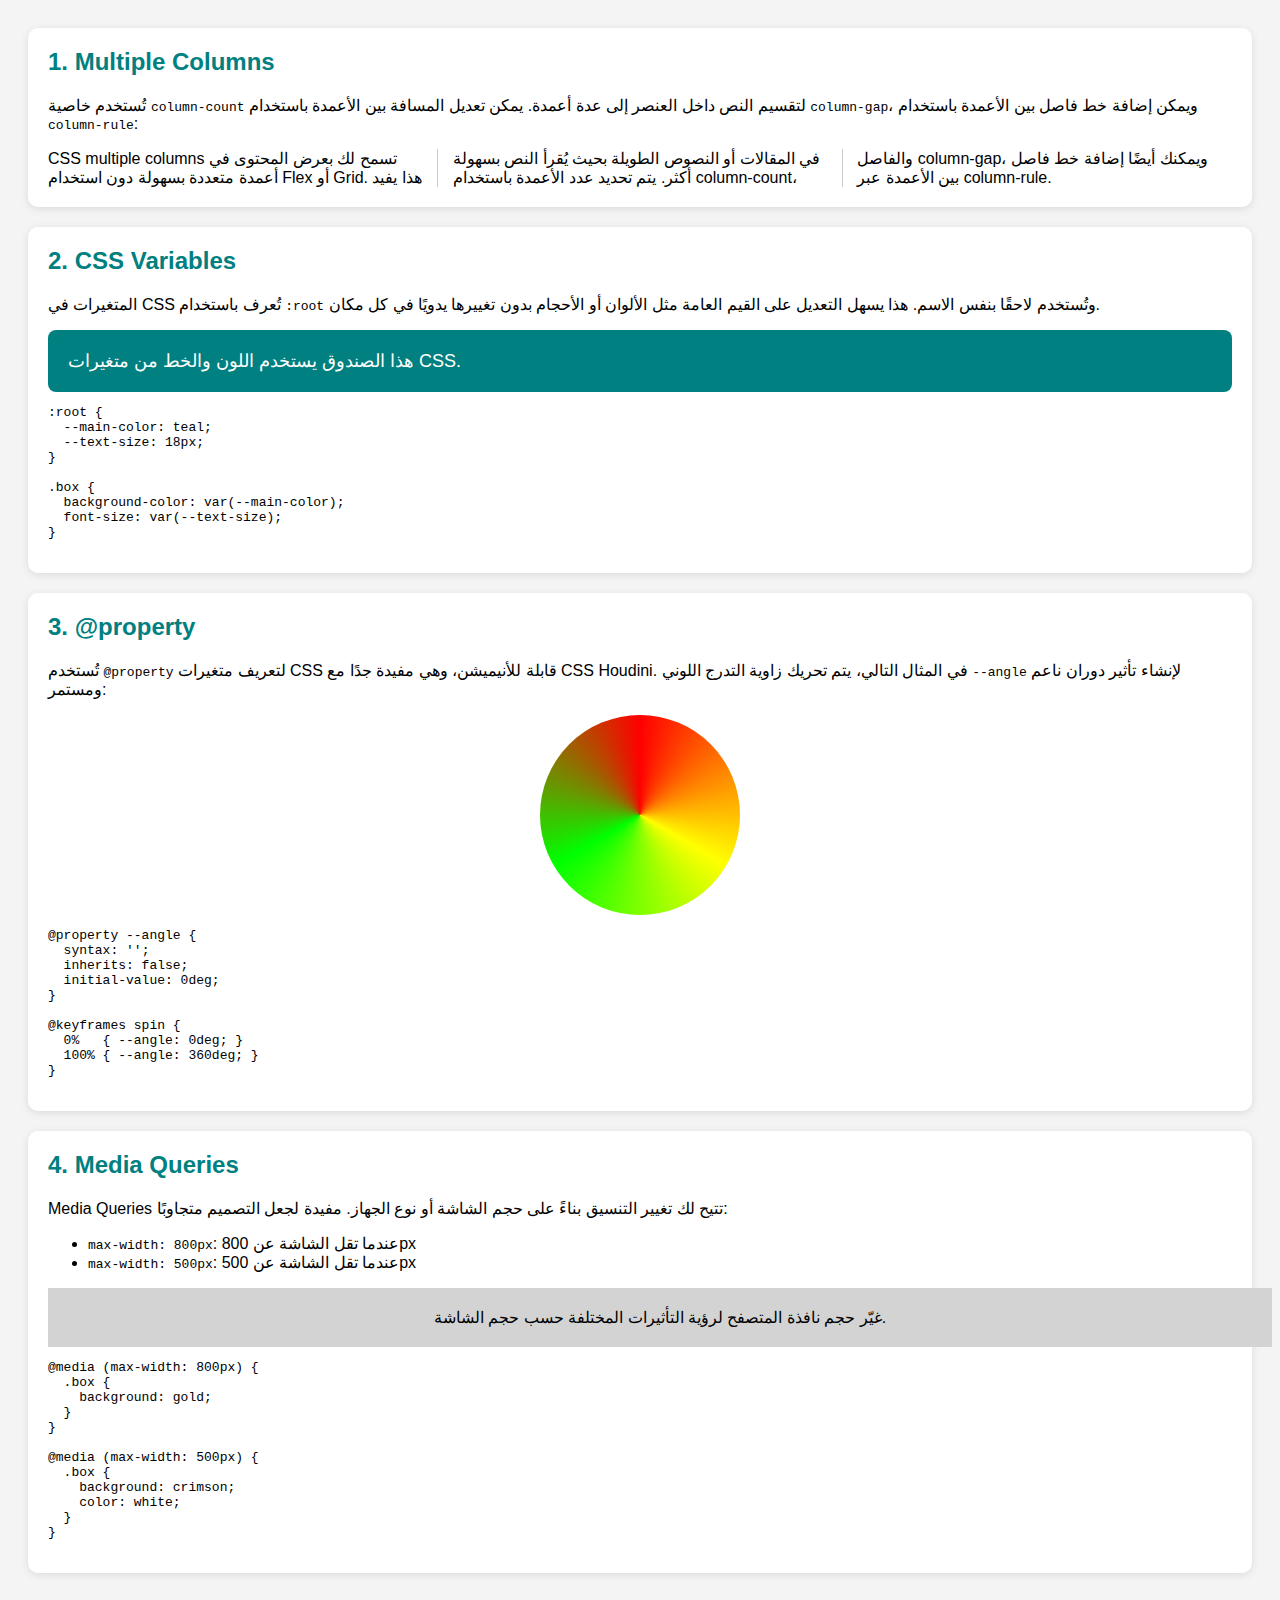
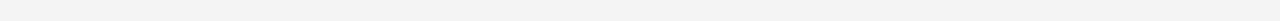
<file: advanced.html>
<!DOCTYPE html>
<html lang="en">
<head>
  <meta charset="UTF-8">
  <meta name="viewport" content="width=device-width, initial-scale=1.0">
  <title>Advanced CSS Features - شرح مفصل</title>
  <style>
    /* CSS Variables */
    :root {
      --main-color: teal;
      --text-size: 18px;
      --highlight: gold;
    }

    body {
      font-family: sans-serif;
      padding: 20px;
      background: #f4f4f4;
    }

    section {
      background: white;
      padding: 20px;
      margin-bottom: 20px;
      border-radius: 10px;
      box-shadow: 0 2px 8px rgba(0, 0, 0, 0.1);
    }

    h2 {
      margin-top: 0;
      color: var(--main-color);
    }

    /* Multiple Columns */
    .multi-column {
      column-count: 3;
      column-gap: 30px;
      column-rule: 1px solid #ccc;
    }

    /* CSS Variables Example */
    .variables-box {
      background-color: var(--main-color);
      color: white;
      padding: 20px;
      font-size: var(--text-size);
      border-radius: 8px;
    }

    /* @property Feature */
    @property --angle {
      syntax: '<angle>';
      inherits: false;
      initial-value: 0deg;
    }

    .property-box {
      --angle: 0deg;
      width: 200px;
      height: 200px;
      background: conic-gradient(from var(--angle), red, yellow, lime, red);
      animation: spin 5s linear infinite;
      border-radius: 50%;
      margin: auto;
    }

    @keyframes spin {
      0%   { --angle: 0deg; }
      100% { --angle: 360deg; }
    }

    /* Media Queries */
    .media-query-box {
      width: 100%;
      padding: 20px;
      background: lightgray;
      text-align: center;
      transition: background 0.3s, color 0.3s;
    }

    @media (max-width: 800px) {
      .media-query-box {
        background: var(--highlight);
        color: black;
      }
    }

    @media (max-width: 500px) {
      .media-query-box {
        background: crimson;
        color: white;
        font-size: 20px;
      }
    }
  </style>
</head>
<body>

  <section>
    <h2>1. Multiple Columns</h2>
    <p>تُستخدم خاصية <code>column-count</code> لتقسيم النص داخل العنصر إلى عدة أعمدة. يمكن تعديل المسافة بين الأعمدة باستخدام <code>column-gap</code>، ويمكن إضافة خط فاصل بين الأعمدة باستخدام <code>column-rule</code>:</p>
    <div class="multi-column">
      CSS multiple columns تسمح لك بعرض المحتوى في أعمدة متعددة بسهولة دون استخدام Flex أو Grid. هذا يفيد في المقالات أو النصوص الطويلة بحيث يُقرأ النص بسهولة أكثر. يتم تحديد عدد الأعمدة باستخدام column-count، والفاصل column-gap، ويمكنك أيضًا إضافة خط فاصل بين الأعمدة عبر column-rule.
    </div>
  </section>

  <section>
    <h2>2. CSS Variables</h2>
    <p>المتغيرات في CSS تُعرف باستخدام <code>:root</code> وتُستخدم لاحقًا بنفس الاسم. هذا يسهل التعديل على القيم العامة مثل الألوان أو الأحجام بدون تغييرها يدويًا في كل مكان.</p>
    <div class="variables-box">
      هذا الصندوق يستخدم اللون والخط من متغيرات CSS.
    </div>
    <pre><code>:root {
  --main-color: teal;
  --text-size: 18px;
}

.box {
  background-color: var(--main-color);
  font-size: var(--text-size);
}</code></pre>
  </section>

  <section>
    <h2>3. @property</h2>
    <p>تُستخدم <code>@property</code> لتعريف متغيرات CSS قابلة للأنيميشن، وهي مفيدة جدًا مع CSS Houdini. في المثال التالي، يتم تحريك زاوية التدرج اللوني <code>--angle</code> لإنشاء تأثير دوران ناعم ومستمر:</p>
    <div class="property-box"></div>
    <pre><code>@property --angle {
  syntax: '<angle>';
  inherits: false;
  initial-value: 0deg;
}

@keyframes spin {
  0%   { --angle: 0deg; }
  100% { --angle: 360deg; }
}</code></pre>
  </section>

  <section>
    <h2>4. Media Queries</h2>
    <p>Media Queries تتيح لك تغيير التنسيق بناءً على حجم الشاشة أو نوع الجهاز. مفيدة لجعل التصميم متجاوبًا:</p>
    <ul>
      <li><code>max-width: 800px</code>: عندما تقل الشاشة عن 800px</li>
      <li><code>max-width: 500px</code>: عندما تقل الشاشة عن 500px</li>
    </ul>
    <div class="media-query-box">
      غيّر حجم نافذة المتصفح لرؤية التأثيرات المختلفة حسب حجم الشاشة.
    </div>
    <pre><code>@media (max-width: 800px) {
  .box {
    background: gold;
  }
}

@media (max-width: 500px) {
  .box {
    background: crimson;
    color: white;
  }
}</code></pre>
  </section>

</body>
</html>
</file>
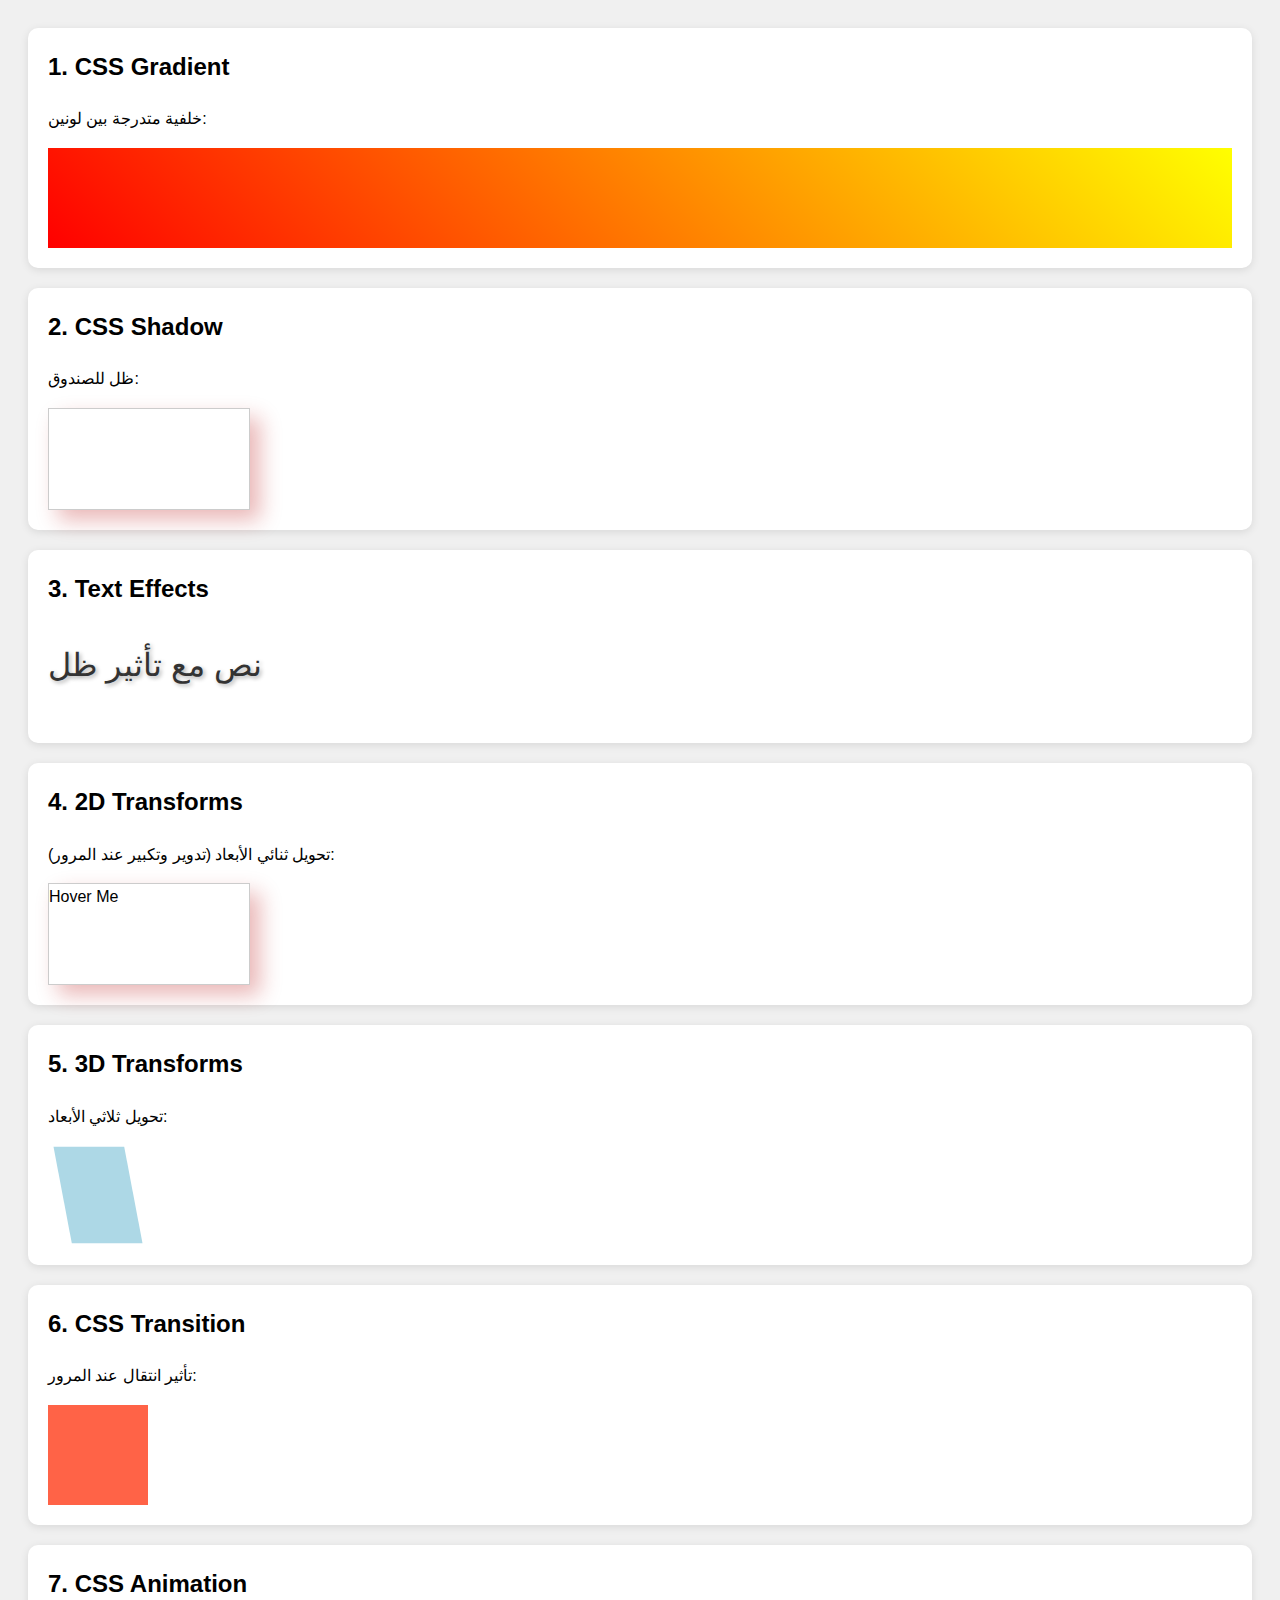
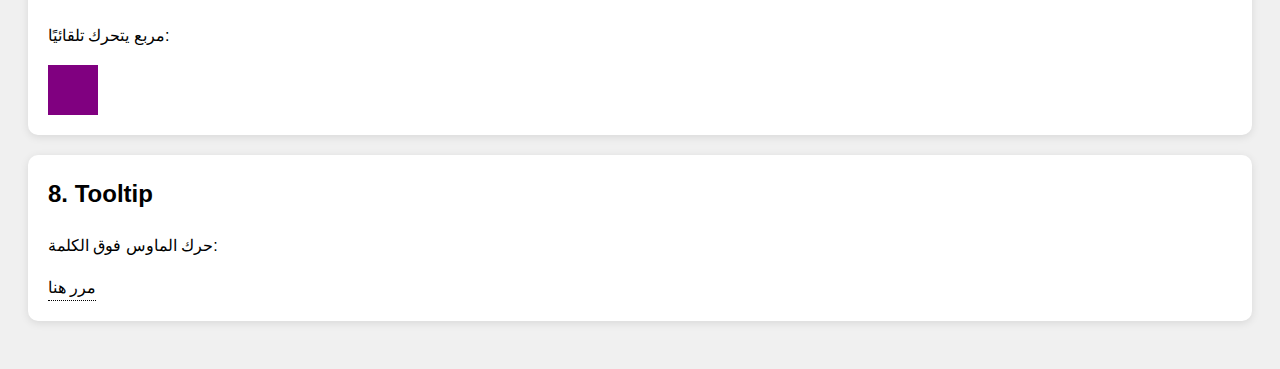
<file: display.html>
<!DOCTYPE html>
<html lang="en">
<head>
  <meta charset="UTF-8" />
  <meta name="viewport" content="width=device-width, initial-scale=1.0" />
  <title>CSS Effects Examples</title>
  <style>
    body {
      font-family: sans-serif;
      line-height: 1.6;
      padding: 20px;
      background: #f0f0f0;
    }
    section {
      background: white;
      padding: 20px;
      margin-bottom: 20px;
      border-radius: 10px;
      box-shadow: 0 2px 8px rgba(0,0,0,0.1);
    }
    h2 {
      margin-top: 0;
    }
    .gradient {
      width: 100%;
      height: 100px;
      background: linear-gradient(45deg, red, yellow);
    }
    .shadow-box {
      width: 200px;
      height: 100px;
      background: white;
      border: 1px solid #ccc;
      box-shadow: 10px 10px 20px rgba(184, 19, 19, 0.3);

    }
    .text-effects {
      font-size: 2em;
      color: #333;
      text-shadow: 2px 2px 4px rgba(0,0,0,0.3);
    }
    .transform-2d:hover {
      transform:  scale(1.1);
      transition: transform 0.1s;
    }
    .transform-3d {
      width: 100px;
      height: 100px;
      background: lightblue;
      transform: rotateY(45deg) rotateX(15deg);
      transform-style: preserve-3d;
    }
    .transition-box {
      width: 100px;
      height: 100px;
      background: tomato;
      transition: background 0.5s ease, transform 0.5s ease;
    }
    .transition-box:hover {
      background: green;
      transform: scale(1.2);
    }
    .animation-box {
      width: 50px;
      height: 50px;
      background: purple;
      animation: move 2s infinite alternate;
    }
    @keyframes move {
      from { transform: translateX(0); }
      to { transform: translateX(200px); }
    }
    .tooltip {
      position: relative;
      display: inline-block;
      border-bottom: 1px dotted black;
      cursor: help;
    }
    .tooltip .tooltiptext {
      visibility: hidden;
      width: 120px;
      background-color: black;
      color: #fff;
      text-align: center;
      border-radius: 5px;
      padding: 5px;
      position: absolute;
      z-index: 1;
      bottom: 125%;
      left: 50%;
      margin-left: -60px;
      opacity: 0;
      transition: opacity 0.3s;
    }
    .tooltip:hover .tooltiptext {
      visibility: visible;
      opacity: 1;
    }
  </style>
</head>
<body>
  <section>
    <h2>1. CSS Gradient</h2>
    <p>خلفية متدرجة بين لونين:</p>
    <div class="gradient"></div>
  </section>

  <section>
    <h2>2. CSS Shadow</h2>
    <p>ظل للصندوق:</p>
    <div class="shadow-box"></div>
  </section>

  <section>
    <h2>3. Text Effects</h2>
    <p class="text-effects">نص مع تأثير ظل</p>
  </section>

  <section>
    <h2>4. 2D Transforms</h2>
    <p>تحويل ثنائي الأبعاد (تدوير وتكبير عند المرور):</p>
    <div class="shadow-box transform-2d">Hover Me</div>
  </section>

  <section>
    <h2>5. 3D Transforms</h2>
    <p>تحويل ثلاثي الأبعاد:</p>
    <div class="transform-3d"></div>
  </section>

  <section>
    <h2>6. CSS Transition</h2>
    <p>تأثير انتقال عند المرور:</p>
    <div class="transition-box"></div>
  </section>

  <section>
    <h2>7. CSS Animation</h2>
    <p>مربع يتحرك تلقائيًا:</p>
    <div class="animation-box"></div>
  </section>

  <section>
    <h2>8. Tooltip</h2>
    <p>حرك الماوس فوق الكلمة:</p>
    <div class="tooltip">مرر هنا
      <span class="tooltiptext">أنا تلميح أداة!</span>
    </div>
  </section>
</body>
</html>
</file>
